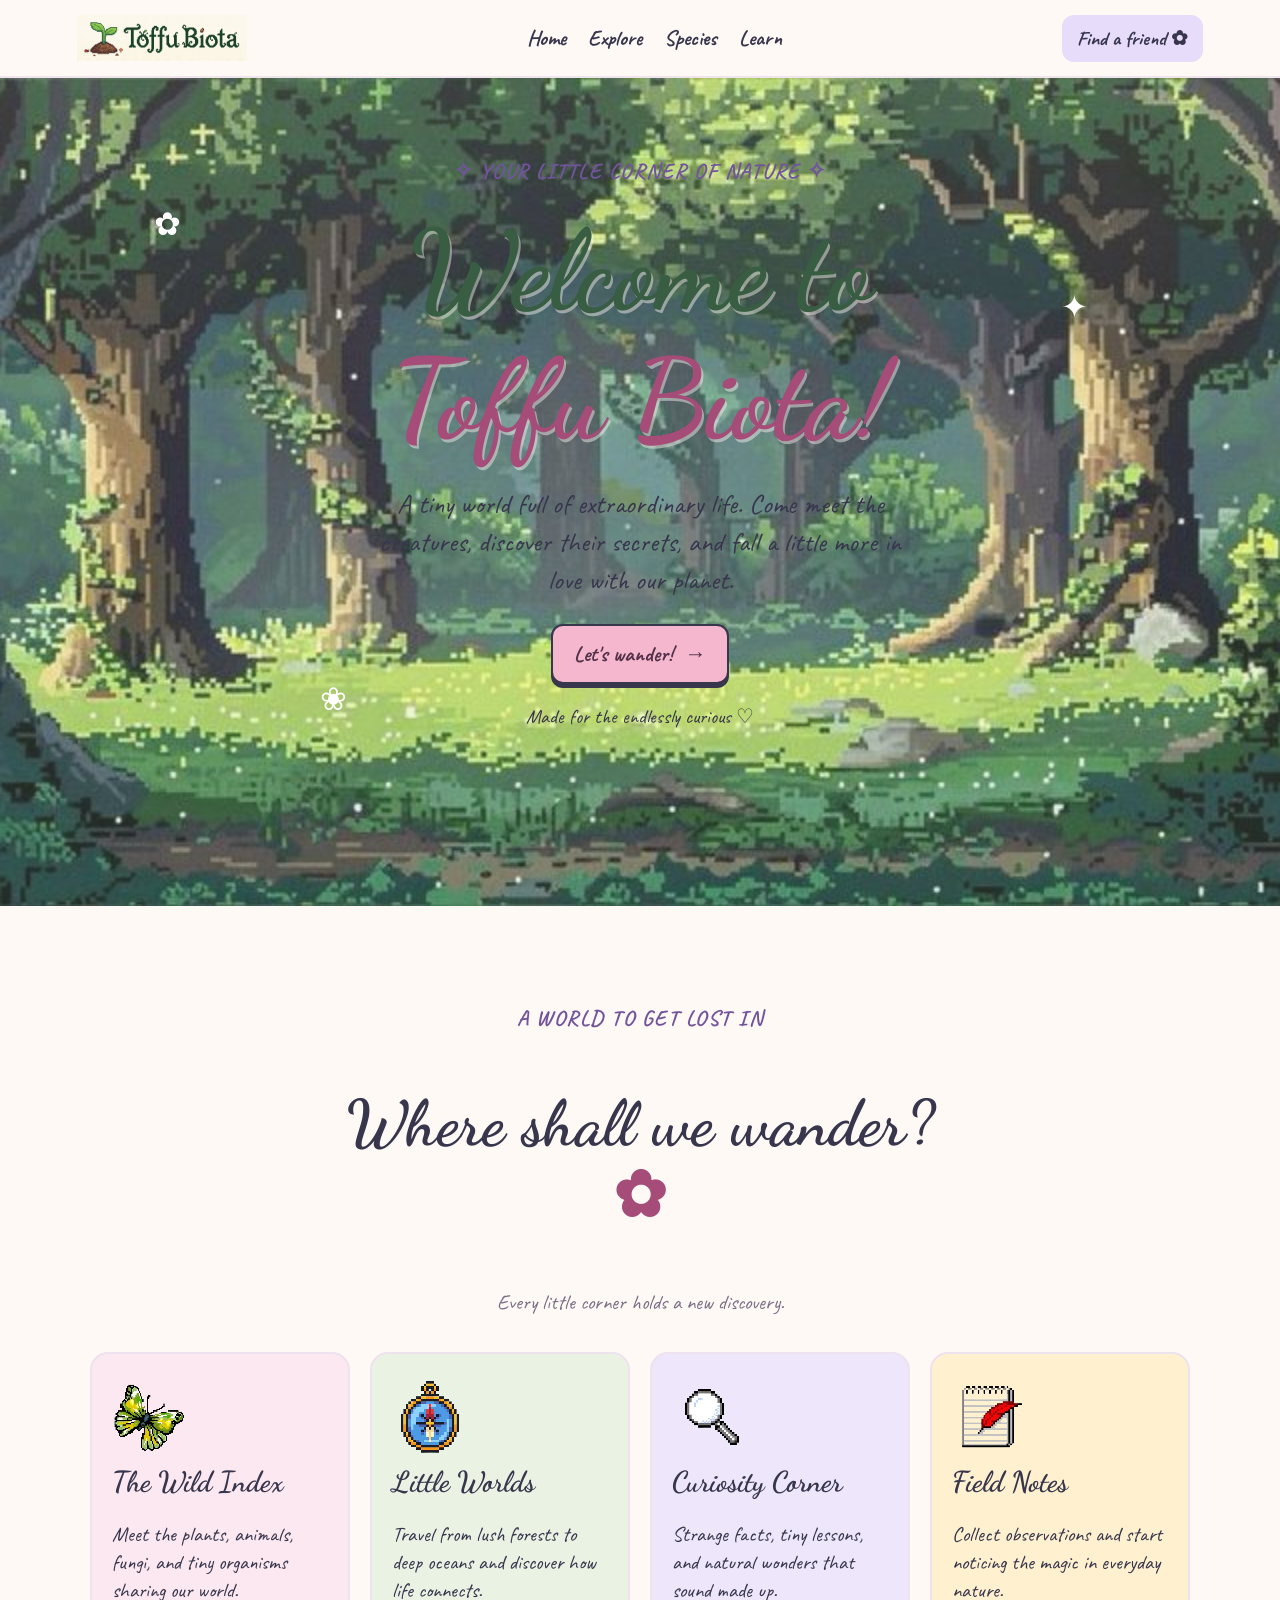
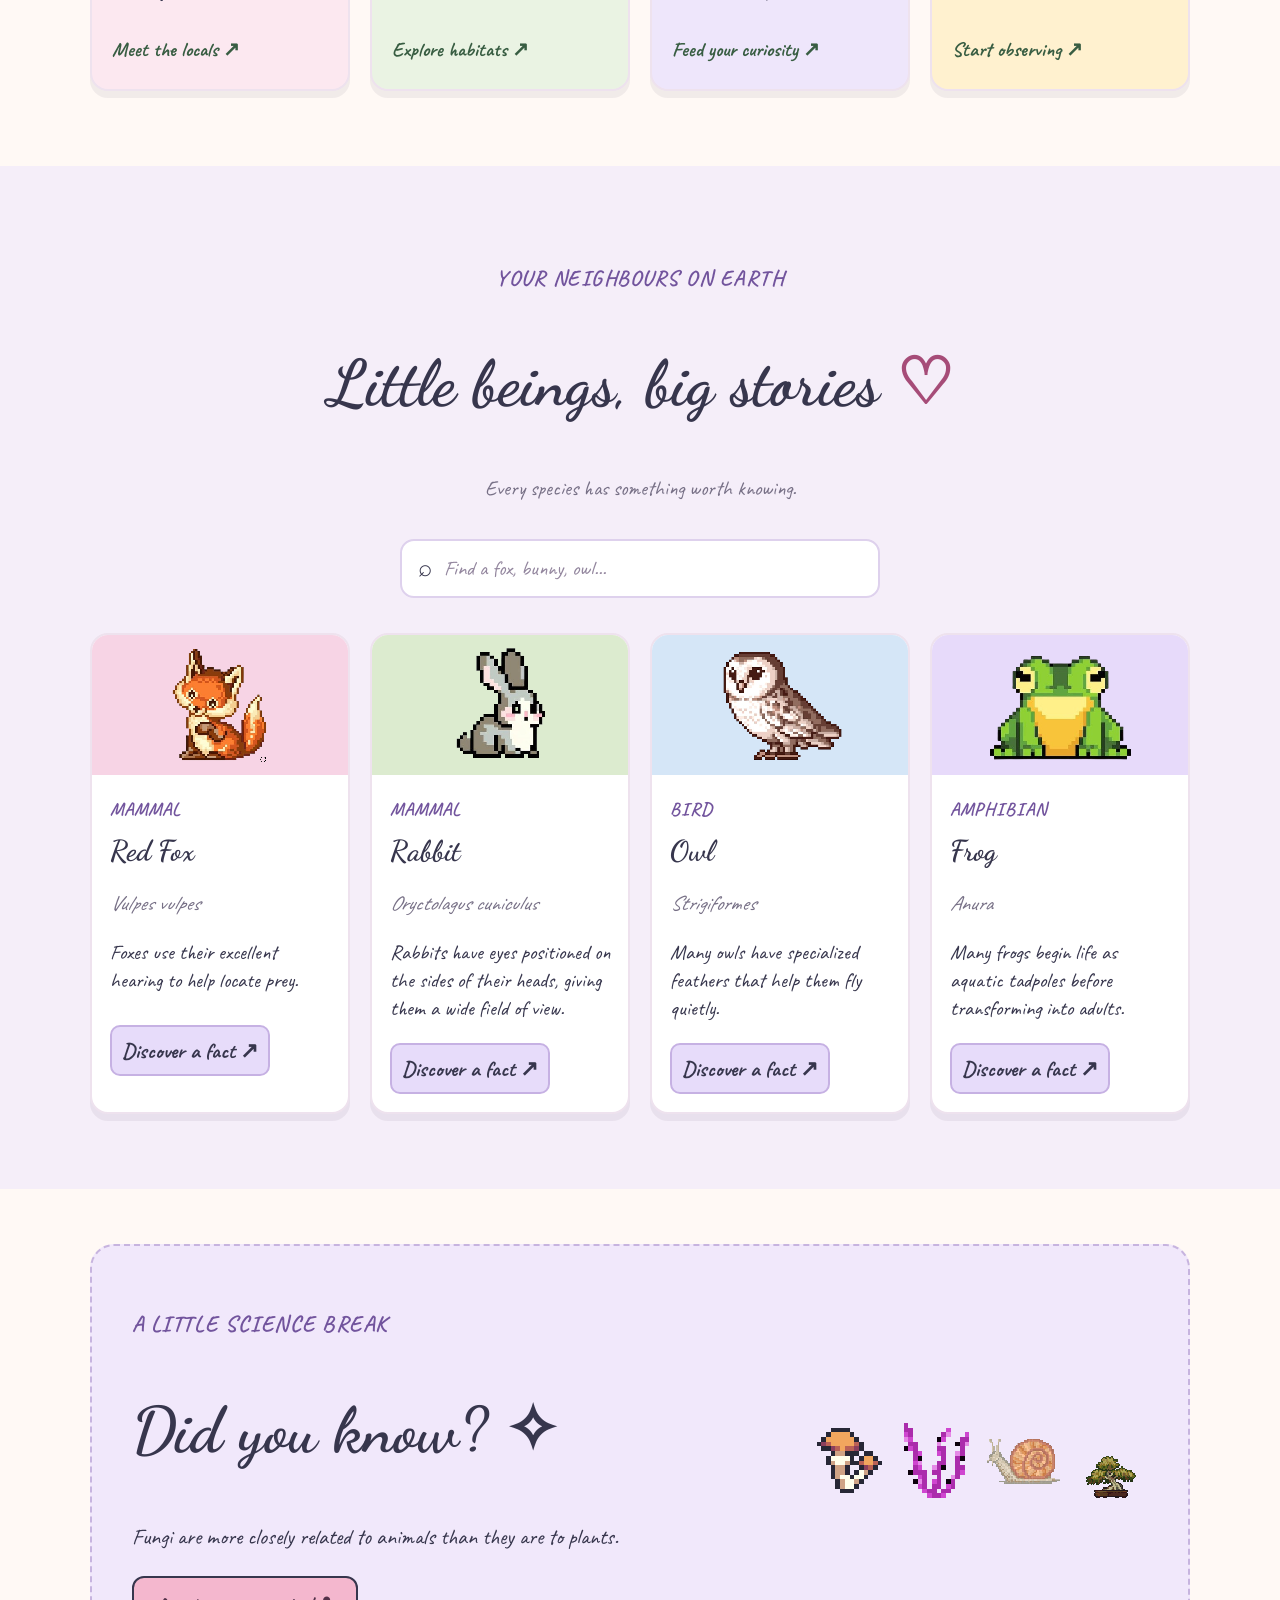
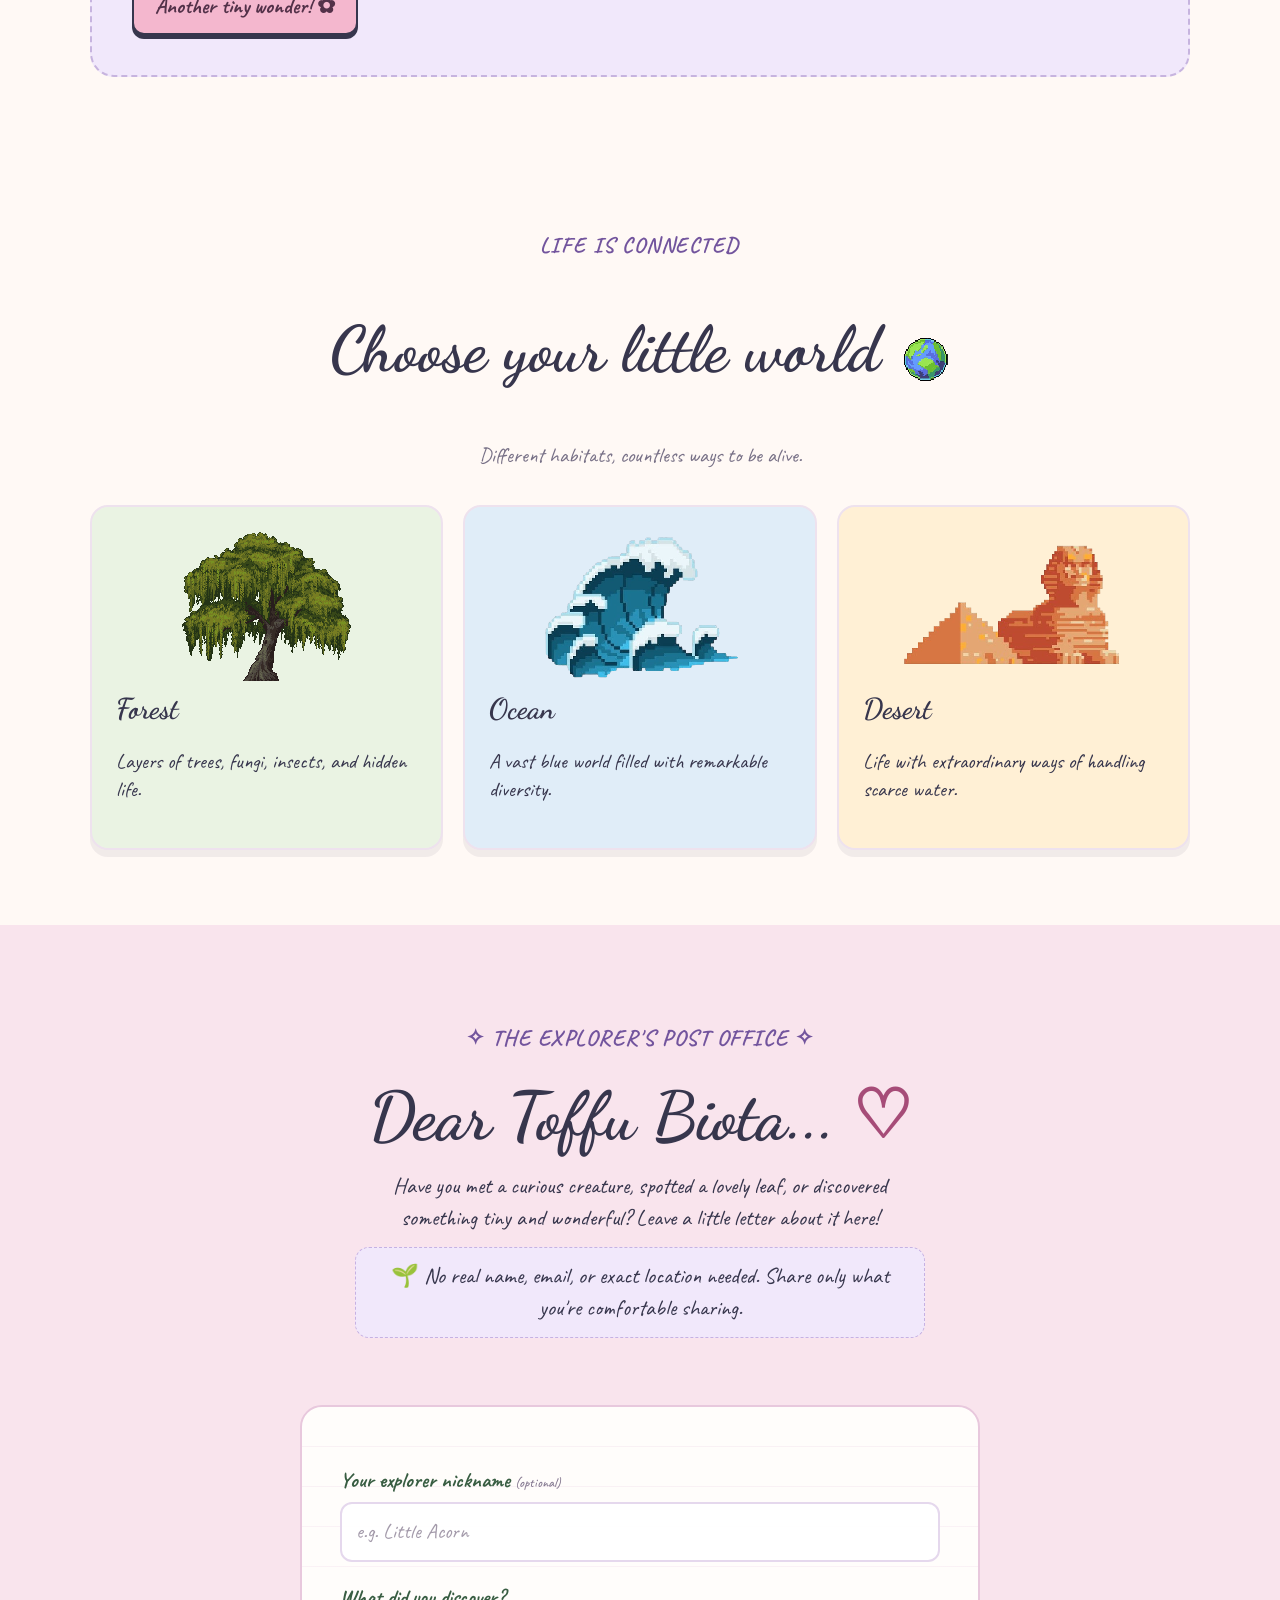
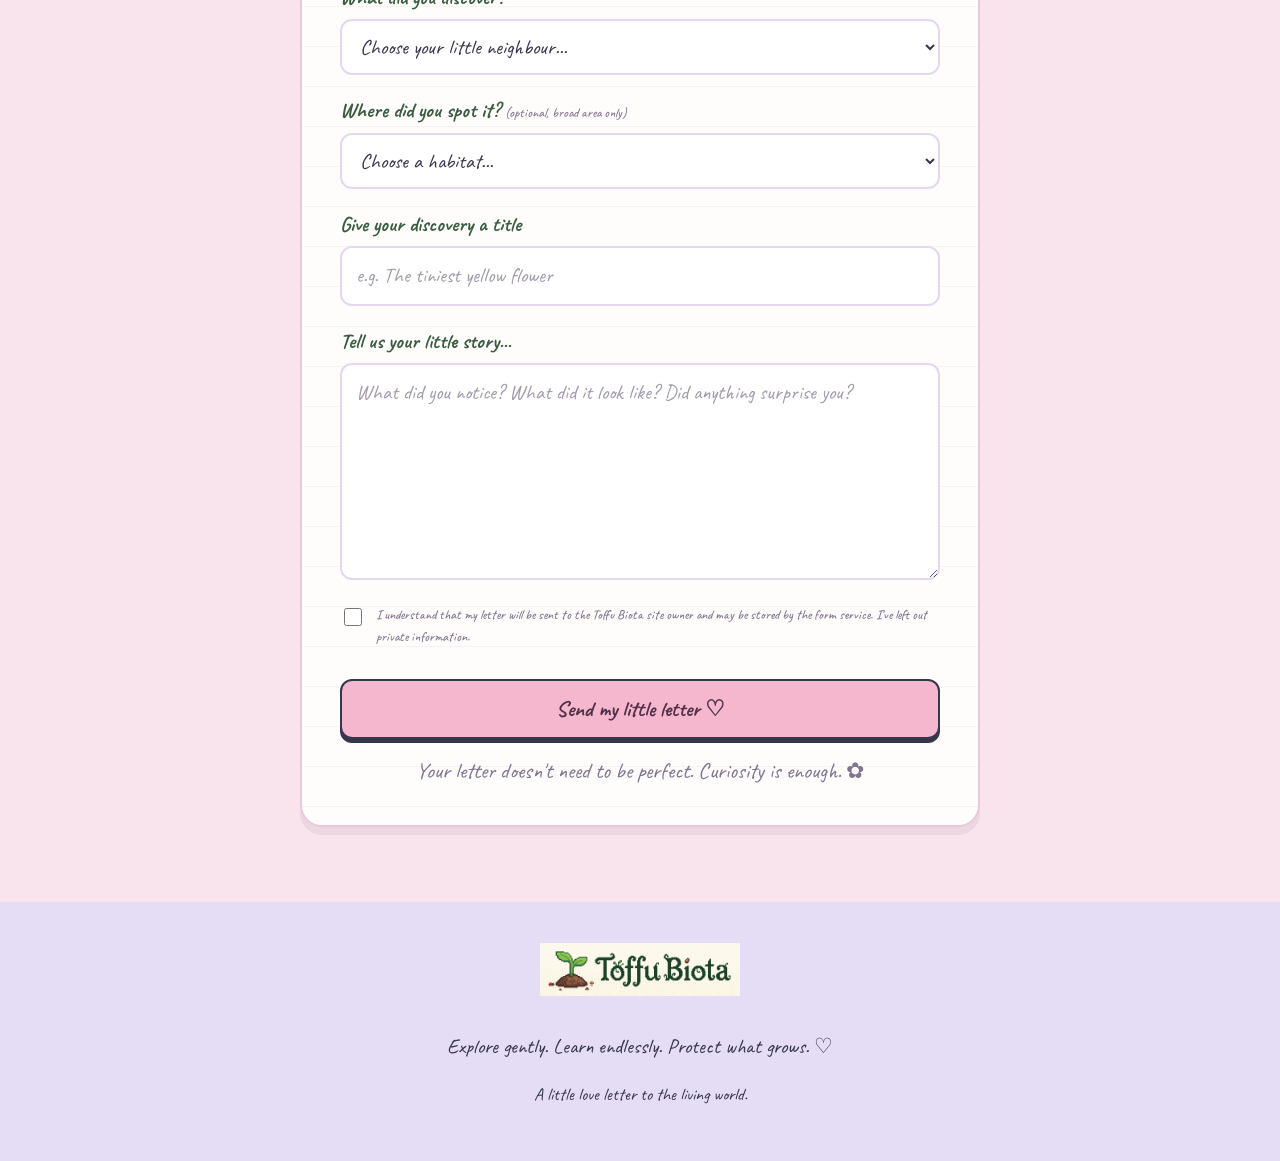
<file: index.html>
<!DOCTYPE html>
<html lang="en">
<head>
  <meta charset="UTF-8">
  <meta name="viewport" content="width=device-width, initial-scale=1.0">
  <meta name="theme-color" content="#fff8f5">
  <meta name="description" content="Explore the tiny wonders and incredible diversity of life with Toffu Biota.">
  <title>Toffu Biota — Small Life, Big Stories</title>
  <link rel="stylesheet" href="style.css">
  <script src="script.js" defer></script>
</head>
<body>
  <header class="navbar">
    
<a class="logo" href="#home" aria-label="Toffu Biota home">
  <img
    class="brand-logo"
    src="assets/official logo/toffu biota logo.jpg"
    alt="Toffu Biota"
  >
</a>

    <nav aria-label="Main navigation">
      <a href="#home">Home</a>
      <a href="#discover">Explore</a>
      <a href="#species">Species</a>
      <a href="#curiosity">Learn</a>
    </nav>

    <a class="nav-button" href="#species">Find a friend ✿</a>
  </header>

  <main>
    <section class="hero" id="home">
      <div class="hero-decoration decoration-one">✿</div>
      <div class="hero-decoration decoration-two">✦</div>
      <div class="hero-decoration decoration-three">❀</div>

      <div class="hero-content">
        <p class="eyebrow">✧ YOUR LITTLE CORNER OF NATURE ✧</p>
        <h1>Welcome to<br><span>Toffu Biota!</span></h1>
        <p class="hero-description">
          A tiny world full of extraordinary life.
          Come meet the creatures, discover their secrets,
          and fall a little more in love with our planet.
        </p>
        <a class="button button-primary" href="#discover">
          Let's wander! <span>→</span>
        </a>
        <p class="hero-note">Made for the endlessly curious ♡</p>
      </div>

     
<div class="pixel-garden" aria-label="A tiny pixel-art garden">
  <img class="garden-sun" src="assets/forest/sun.png" alt="">

  <img class="garden-cloud cloud-one"
       src="assets/forest/cloud1.png" alt="">

  <img class="garden-cloud cloud-two"
       src="assets/forest/cloud3.png" alt="">

  <img class="garden-flower flower-one"
       src="assets/plants and flowers/1.png" alt="">

  <img class="garden-flower flower-two"
       src="assets/plants and flowers/10.png" alt="">

  <img class="garden-flower flower-three"
       src="assets/plants and flowers/2.png" alt="">

  <img class="garden-mushroom"
       src="assets/forest/Honey_Agaric.png" alt="">

  <img class="garden-frog"
       src="assets/animales/frog.png" alt="">

  <img class="garden-butterfly"
       src="assets/animales/birdies.png" alt="">

  <img class="garden-grass"
       src="assets/forest/Tall Grass.png" alt="">
</div>

    </section>

    <section class="section discover-section" id="discover">
      <div class="section-heading">
        <p class="eyebrow">A WORLD TO GET LOST IN</p>
        <h2>Where shall we wander? <span>✿</span></h2>
        <p>Every little corner holds a new discovery.</p>
      </div>

      <div class="discovery-grid">
        <a class="discovery-card pink-card" href="#species">
          <img class="discovery-icon"
           src="assets/+++/butterfly.png"
           alt="">
          <h3>The Wild Index</h3>
          <p>Meet the plants, animals, fungi, and tiny organisms sharing our world.</p>
          <span class="card-link">Meet the locals ↗</span>
        </a>

        <a class="discovery-card green-card" href="#ecosystems">
          <img class="discovery-icon"
          src="assets/+++/compas.png"
          alt="">
          <h3>Little Worlds</h3>
          <p>Travel from lush forests to deep oceans and discover how life connects.</p>
          <span class="card-link">Explore habitats ↗</span>
        </a>

        <a class="discovery-card purple-card" href="#curiosity">
          <img class="discovery-icon"
          src="assets/+++/looking glass.png"
          alt="">
          <h3>Curiosity Corner</h3>
          <p>Strange facts, tiny lessons, and natural wonders that sound made up.</p>
          <span class="card-link">Feed your curiosity ↗</span>
        </a>

        <a class="discovery-card yellow-card" href="#field-notes">
          <img class="discovery-icon"
           src="assets/+++/notebook1.png"
           alt="">
      
          <h3>Field Notes</h3>
          <p>Collect observations and start noticing the magic in everyday nature.</p>
          <span class="card-link">Start observing ↗</span>
        </a>
      </div>
    </section>

  
<section class="section species-section" id="species">
  <div class="section-heading">
    <p class="eyebrow">YOUR NEIGHBOURS ON EARTH</p>
    <h2>Little beings, big stories <span>♡</span></h2>
    <p>Every species has something worth knowing.</p>
  </div>

  <label class="search-box">
    <span aria-hidden="true">⌕</span>
    <input
      id="species-search"
      type="search"
      placeholder="Find a fox, bunny, owl..."
      aria-label="Search species"
    >
  </label>

  <div class="species-grid" id="species-grid">

    <!-- FOX -->
    <article class="species-card"
      data-search="fox mammal forest predator">
      <div class="species-art art-butterfly">
        <img src="assets/animales/fox.png"
             alt="Pixel-art fox" loading="lazy">
      </div>
      <div class="species-info">
        <span class="species-type">MAMMAL</span>
        <h3>Red Fox</h3>
        <p><em>Vulpes vulpes</em></p>
        <p class="species-fact">
          Foxes use their excellent hearing to help locate prey.
        </p>
        <button class="learn-button"
          data-fact="Red foxes can use sound to pinpoint small animals moving beneath grass or snow.">
          Discover a fact ↗
        </button>
      </div>
    </article>

    <!-- BUNNY -->
    <article class="species-card"
      data-search="bunny rabbit mammal herbivore">
      <div class="species-art art-panda">
        <img src="assets/animales/bunny.png"
             alt="Pixel-art bunny" loading="lazy">
      </div>
      <div class="species-info">
        <span class="species-type">MAMMAL</span>
        <h3>Rabbit</h3>
        <p><em>Oryctolagus cuniculus</em></p>
        <p class="species-fact">
          Rabbits have eyes positioned on the sides of their heads,
          giving them a wide field of view.
        </p>
        <button class="learn-button"
          data-fact="The position of a rabbit's eyes helps it detect potential danger from many directions.">
          Discover a fact ↗
        </button>
      </div>
    </article>

    <!-- OWL -->
    <article class="species-card"
      data-search="owl bird nocturnal forest">
      <div class="species-art art-whale">
        <img src="assets/animales/owl.png"
             alt="Pixel-art owl" loading="lazy">
      </div>
      <div class="species-info">
        <span class="species-type">BIRD</span>
        <h3>Owl</h3>
        <p><em>Strigiformes</em></p>
        <p class="species-fact">
          Many owls have specialized feathers that help them fly quietly.
        </p>
        <button class="learn-button"
          data-fact="Specialized feather structures help many owl species reduce the sound of their flight.">
          Discover a fact ↗
        </button>
      </div>
    </article>

    <!-- FROG -->
    <article class="species-card"
      data-search="frog amphibian pond wetlands">
      <div class="species-art art-flower">
        <img src="assets/animales/frog.png"
             alt="Pixel-art frog" loading="lazy">
      </div>
      <div class="species-info">
        <span class="species-type">AMPHIBIAN</span>
        <h3>Frog</h3>
        <p><em>Anura</em></p>
        <p class="species-fact">
          Many frogs begin life as aquatic tadpoles before transforming
          into adults.
        </p>
        <button class="learn-button"
          data-fact="Many frogs undergo metamorphosis, changing from aquatic tadpoles into adults with a different body form.">
          Discover a fact ↗
        </button>
      </div>
    </article>

  </div>

  <p class="empty-message" id="empty-message" hidden>
    No little neighbours found! Try another search. 🌱
  </p>
</section>


    <section class="section curiosity-section" id="curiosity">
      <div class="curiosity-copy">
        <p class="eyebrow">A LITTLE SCIENCE BREAK</p>
        <h2>Did you know? <span>✧</span></h2>
        <p id="fact-text" aria-live="polite">
          Fungi are more closely related to animals than they are to plants.
        </p>
        <button class="button button-primary" id="new-fact">
          Another tiny wonder! ✿
        </button>
      </div>
      
<div class="curiosity-art" aria-hidden="true">
  <img src="assets/forest/Honey_Fungus.png" alt="">
  <img src="assets/plants and flowers/3.png" alt="">
  <img src="assets/animales/snail.png" alt="">
  <img src="assets/forest/Bonsai.png" alt="">
</div>

    </section>

    <section class="section ecosystems-section" id="ecosystems">
      <div class="section-heading">
        <p class="eyebrow">LIFE IS CONNECTED</p>
        <h2>Choose your little world
         <img class="heading-icon"
       src="assets/+++/earth.png"
       alt="">
        </h2>
        <p>Different habitats, countless ways to be alive.</p>
      </div>
      <div class="ecosystem-grid">
        
<article class="ecosystem-card">
  <img
    class="ecosystem-image"
    src="assets/forest/Weeping Willow1.png"
    alt="Pixel-art weeping willow tree"
    loading="lazy"
  >

  <h3>Forest</h3>
  <p>Layers of trees, fungi, insects, and hidden life.</p>
</article>

        <article class="ecosystem-card">
          <img class="ecosystem-image"
          src="assets/+++/ocean.png"
          alt="Pixel-art ocean"
          loading="lazy">
          <h3>Ocean</h3>
          <p>A vast blue world filled with remarkable diversity.</p>
        </article>
        <article class="ecosystem-card">
          <img class="ecosystem-image"
     src="assets/+++/desert.png"
     alt="Pixel-art desert"
     loading="lazy">
          <h3>Desert</h3>
          <p>Life with extraordinary ways of handling scarce water.</p>
        </article>
      </div>
    </section>

    
<section class="section field-notes-section" id="field-notes">
  <div class="explorer-letter-heading">
    <p class="eyebrow">✧ THE EXPLORER'S POST OFFICE ✧</p>
    <h2>Dear Toffu Biota... <span>♡</span></h2>
    <p>
      Have you met a curious creature, spotted a lovely leaf,
      or discovered something tiny and wonderful?
      Leave a little letter about it here!
    </p>
    <p class="letter-privacy">
      🌱 No real name, email, or exact location needed.
      Share only what you're comfortable sharing.
    </p>
  </div>

  <form
    class="explorer-form"
    action="https://formspree.io/f/moejrgwn"
    method="POST"
  >
    <label for="explorer-nickname">
      Your explorer nickname <span>(optional)</span>
    </label>
    <input
      id="explorer-nickname"
      name="nickname"
      type="text"
      maxlength="40"
      placeholder="e.g. Little Acorn"
    >

    <label for="discovery-type">What did you discover?</label>
    <select id="discovery-type" name="discovery_type" required>
      <option value="" disabled selected>Choose your little neighbour...</option>
      <option>Animal</option>
      <option>Plant or flower</option>
      <option>Fungus or mushroom</option>
      <option>Insect or tiny creature</option>
      <option>Something else in nature</option>
    </select>

    <label for="discovery-place">
      Where did you spot it? <span>(optional, broad area only)</span>
    </label>
    <select id="discovery-place" name="habitat">
      <option value="">Choose a habitat...</option>
      <option>Garden or park</option>
      <option>Forest or woodland</option>
      <option>Beach or ocean</option>
      <option>Desert or dry land</option>
      <option>Near my home</option>
      <option>Somewhere else</option>
    </select>

    <label for="discovery-title">Give your discovery a title</label>
    <input
      id="discovery-title"
      name="discovery_title"
      type="text"
      maxlength="80"
      placeholder="e.g. The tiniest yellow flower"
      required
    >

    <label for="discovery-story">Tell us your little story...</label>
    <textarea
      id="discovery-story"
      name="observation"
      rows="6"
      maxlength="2000"
      placeholder="What did you notice? What did it look like? Did anything surprise you?"
      required
    ></textarea>

    <label class="explorer-consent">
      <input type="checkbox" name="sharing_confirmation" value="confirmed" required>
      <span>
        I understand that my letter will be sent to the Toffu Biota
        site owner and may be stored by the form service.
        I've left out private information.
      </span>
    </label>

    <!-- Spam-trap field: ordinary visitors should leave this empty. -->
    <div class="form-honeypot" aria-hidden="true">
      <label for="explorer-website">Leave this field empty</label>
      <input
        id="explorer-website"
        name="_gotcha"
        type="text"
        tabindex="-1"
        autocomplete="off"
      >
    </div>

    <button class="button button-primary explorer-submit" type="submit">
      Send my little letter ♡
    </button>

    <p class="form-footnote">
      Your letter doesn't need to be perfect. Curiosity is enough. ✿
    </p>
  </form>
</section>

  </main>

  <footer class="footer">
   

<a class="logo footer-logo" href="#home"
   aria-label="Toffu Biota home">
  <img
    class="brand-logo"
    src="assets/official logo/toffu biota logo.jpg"
    alt="Toffu Biota"
  >
</a>
    
      
    <p>Explore gently. Learn endlessly. Protect what grows. ♡</p>
    <p class="footer-small">A little love letter to the living world.</p>
  </footer>

  <dialog id="fact-dialog">
    <div class="dialog-content">
      <p class="eyebrow">A LITTLE DISCOVERY ✿</p>
      <p id="dialog-fact"></p>
      <button class="button button-primary" id="close-dialog">Lovely! ♡</button>
    </div>
  </dialog>
</body>
</html>
</file>
<file: style.css>
@import url('https://fonts.googleapis.com/css2?family=Caveat:wght@400;500;600;700&family=Dancing+Script:wght@500;600;700&family=Nunito:wght@400;500;600;700;800&family=Quicksand:wght@400;500;600;700&display=swap');

:root {
  --cream: #fff9f5;
  --pink: #f4b7ce;
  --pink-dark: #a64c78;
  --lavender: #e7dcfa;
  --lavender-dark: #72549d;
  --green: #b9d8a5;
  --green-dark: #385d42;
  --ink: #37364d;
  --white: #ffffff;
  --shadow: 0 7px 0 rgba(80, 63, 94, 0.08);
}

* {
  box-sizing: border-box;
}

html {
  scroll-behavior: smooth;
  scroll-padding-top: 90px;
}

body {
  margin: 0;
  background: var(--cream);
  color: var(--ink);
  font-family: 'Nunito', sans-serif;
  line-height: 1.7;
}

a {
  color: inherit;
  text-decoration: none;
}

button,
input {
  font: inherit;
}

button,
a {
  -webkit-tap-highlight-color: transparent;
}

button:focus-visible,
a:focus-visible,
input:focus-visible {
  outline: 3px solid var(--lavender-dark);
  outline-offset: 4px;
}

.navbar {
  position: sticky;
  top: 0;
  z-index: 10;
  display: flex;
  align-items: center;
  justify-content: space-between;
  gap: 20px;
  padding: 14px 6%;
  background: rgba(255, 249, 245, 0.96);
  border-bottom: 2px solid #f1e5ed;
}

.logo {
  font-family: 'Quicksand', sans-serif;
  font-size: 1.45rem;
  font-weight: 800;
  color: var(--green-dark);
  white-space: nowrap;
}

.logo-icon {
  margin-right: 6px;
}

.navbar nav {
  display: flex;
  flex-wrap: wrap;
  gap: 22px;
  font-size: 0.9rem;
  font-weight: 700;
}

.navbar nav a:hover {
  color: var(--pink-dark);
}

.nav-button {
  padding: 9px 15px;
  background: var(--lavender);
  border-radius: 12px;
  font-weight: 800;
  font-size: 0.85rem;
}

.hero {
  position: relative;
  isolation: isolate;
  overflow: hidden;
  min-height: 475px;
  display: grid;
  place-items: center;
  padding: 65px 24px 0;
  background: linear-gradient(
    180deg,
    #e9ddfc 0%,
    #f7dce9 58%,
    #d8e9c5 100%
  );
  text-align: center;
}

.hero::before,
.hero::after {
  content: '';
  position: absolute;
  z-index: -1;
  bottom: -50px;
  width: 65%;
  height: 150px;
  border-radius: 50% 50% 0 0;
  background: #b9d8a5;
}

.hero::before {
  left: -15%;
  transform: rotate(-7deg);
}

.hero::after {
  right: -15%;
  background: #a8ca98;
  transform: rotate(7deg);
}

.hero-content {
  max-width: 650px;
  padding-bottom: 115px;
}

.eyebrow {
  color: var(--lavender-dark);
  font-size: 0.76rem;
  font-weight: 800;
  letter-spacing: 2px;
}

.hero h1,
.section h2 {
  font-family: 'Quicksand', sans-serif;
  line-height: 1.2;
}

.hero h1 {
  margin: 12px 0;
  font-family: 'Dancing Script', cursive;
  font-size: clamp(3.8rem, 8vw, 6.2rem);
  font-weight: 700;
  line-height: 1.08;
  letter-spacing: 0;
  color: var(--green-dark);
}

.hero h1 span {
  color: var(--pink-dark);
}


.hero-description {
  max-width: 510px;
  margin: 18px auto 25px;
  font-size: 1.08rem;
}

.button {
  display: inline-flex;
  justify-content: center;
  align-items: center;
  gap: 12px;
  border: 2px solid var(--ink);
  border-radius: 12px;
  padding: 12px 21px;
  font-weight: 800;
  cursor: pointer;
  box-shadow: 0 4px 0 var(--ink);
  transition: transform 150ms, box-shadow 150ms;
}

.button:hover {
  transform: translateY(3px);
  box-shadow: 0 1px 0 var(--ink);
}

.button-primary {
  background: var(--pink);
  color: #533149;
}

.button-secondary {
  background: var(--lavender);
  color: var(--ink);
}

.hero-note {
  font-size: 0.8rem;
  margin-top: 18px;
}

.hero-decoration {
  position: absolute;
  color: white;
  font-size: 2rem;
}

.decoration-one { top: 15%; left: 12%; }
.decoration-two { top: 25%; right: 15%; }
.decoration-three { bottom: 22%; left: 25%; }


/* Pixel-art garden beneath the hero text */

.pixel-garden {
  position: absolute;
  bottom: 0;
  left: 0;
  right: 0;
  height: 115px;
  pointer-events: none;
}

.pixel-garden img {
  position: absolute;
  display: block;
  object-fit: contain;
  image-rendering: pixelated;
}

.garden-sun {
  width: 64px;
  height: 64px;
  top: -340px;
  right: 12%;
}

.garden-cloud {
  width: 100px;
  height: 55px;
  top: -55px;
}

.cloud-one {
  left: 10%;
}

.cloud-two {
  right: 25%;
}

.garden-flower {
  width: 58px;
  height: 65px;
  bottom: 12px;
}

.flower-one {
  left: 12%;
}

.flower-two {
  left: 27%;
}

.flower-three {
  right: 18%;
}

.garden-mushroom {
  width: 65px;
  height: 65px;
  bottom: 8px;
  left: 44%;
}

.garden-frog {
  width: 65px;
  height: 65px;
  bottom: 2px;
  right: 37%;
}

.garden-butterfly {
  width: 55px;
  height: 55px;
  bottom: 42px;
  right: 9%;
}

.garden-grass {
  width: 100%;
  height: 65px;
  bottom: -5px;
  left: 0;
}


.section {
  padding: 75px 7%;
}

.section-heading {
  text-align: center;
  max-width: 650px;
  margin: 0 auto 35px;
}

.section-heading h2,
.section h2 {
  font-size: clamp(1.8rem, 4vw, 2.6rem);
}

.section-heading h2 span {
  color: var(--pink-dark);
}

.section-heading > p:last-child {
  color: #777086;
}

.discovery-grid,
.species-grid,
.ecosystem-grid {
  display: grid;
  grid-template-columns: repeat(4, minmax(0, 1fr));
  gap: 20px;
}

.discovery-card,
.species-card,
.ecosystem-card {
  min-width: 0;
  border: 2px solid #eee2ee;
  border-radius: 18px;
  overflow: hidden;
  box-shadow: var(--shadow);
}

.discovery-card {
  padding: 24px 20px;
  transition: transform 180ms;
}

.discovery-card:hover,
.species-card:hover {
  transform: translateY(-5px);
}

.pink-card { background: #fce8f0; }
.green-card { background: #eaf3e3; }
.purple-card { background: #eee6fb; }
.yellow-card { background: #fff1cf; }

.card-emoji {
  display: block;
  font-size: 2.8rem;
}

.discovery-card h3,
.species-card h3,
.ecosystem-card h3 {
  margin: 12px 0 6px;
  font-size: 1.13rem;
}

.discovery-card p,
.ecosystem-card p {
  font-size: 0.9rem;
}

.card-link {
  display: inline-block;
  margin-top: 10px;
  color: var(--green-dark);
  font-size: 0.85rem;
  font-weight: 800;
}

.species-section {
  background: #f5eef9;
}

.search-box {
  display: flex;
  align-items: center;
  gap: 10px;
  max-width: 480px;
  margin: 0 auto 35px;
  padding: 10px 16px;
  border: 2px solid #ded1ed;
  border-radius: 14px;
  background: white;
}

.search-box span {
  font-size: 1.5rem;
}

.search-box input {
  width: 100%;
  min-width: 0;
  border: 0;
  outline: none;
  background: transparent;
  color: var(--ink);
}


.species-grid {
  display: grid;
  grid-template-columns: repeat(4, minmax(0, 1fr));
  gap: 20px;
  width: 100%;
  align-items: stretch;
}

.species-card {
  min-width: 0;
  width: 100%;
  border: 2px solid #eee2ee;
  border-radius: 18px;
  overflow: hidden;
  box-shadow: var(--shadow);
  background: white;
  transition: transform 180ms;
}

.species-info {
  min-width: 0;
  padding: 18px;
}

.species-art img {
  display: block;
  width: 100%;
  height: 140px;
  padding: 12px;
  object-fit: contain;
  image-rendering: pixelated;
}


.art-butterfly { background-color: #f7d4e5; }
.art-panda { background-color: #dcebcf; }
.art-whale { background-color: #d5e6f7; }
.art-flower { background-color: #e7dafa; }

.species-info {
  padding: 18px;
}

.species-type {
  color: var(--lavender-dark);
  font-size: 0.7rem;
  font-weight: 800;
  letter-spacing: 1px;
}

.species-info h3 {
  font-size: 1rem;
}

.species-info p {
  font-size: 0.82rem;
}

.species-info em {
  color: #777086;
}

.species-fact {
  min-height: 66px;
}

.learn-button {
  padding: 8px 10px;
  border: 2px solid #c6b1e3;
  border-radius: 10px;
  background: var(--lavender);
  color: var(--ink);
  font-weight: 800;
  font-size: 0.8rem;
  cursor: pointer;
}

.empty-message {
  text-align: center;
  padding: 25px;
}

.curiosity-section {
  display: flex;
  justify-content: space-between;
  align-items: center;
  gap: 35px;
  margin: 55px 7%;
  padding: 40px;
  border: 2px dashed #c7b4df;
  border-radius: 24px;
  background: #f1e8fb;
}

.curiosity-copy {
  max-width: 550px;
}

.curiosity-art {
  display: flex;
  flex-wrap: wrap;
  gap: 12px;
  font-size: 2.8rem;
}

.ecosystem-grid {
  grid-template-columns: repeat(3, minmax(0, 1fr));
}

.ecosystem-card {
  padding: 24px;
  background: #eaf3e3;
}

.ecosystem-card:nth-child(2) { background: #e0edf8; }
.ecosystem-card:nth-child(3) { background: #fff0d5; }

.ecosystem-card > span {
  font-size: 2.8rem;
}

.field-notes-section {
  display: flex;
  align-items: center;
  justify-content: space-between;
  flex-wrap: wrap;
  gap: 25px;
  background: #f9e4ed;
}

.field-notes-section > div {
  max-width: 600px;
}

#observation-message {
  width: 100%;
  margin: 0;
  font-weight: 800;
}

.footer {
  padding: 35px 20px;
  background: #e5dcf5;
  text-align: center;
}

.footer-small {
  font-size: 0.8rem;
}

dialog {
  width: min(90%, 450px);
  padding: 0;
  border: 2px solid #c6b1e3;
  border-radius: 20px;
  color: var(--ink);
  background: var(--cream);
  box-shadow: 0 15px 60px #37364d35;
}

dialog::backdrop {
  background: #29203980;
  backdrop-filter: blur(4px);
}

.dialog-content {
  padding: 30px;
  text-align: center;
}

@media (max-width: 950px) {
  .navbar {
    flex-wrap: wrap;
  }

  .navbar nav {
    order: 3;
    width: 100%;
    justify-content: center;
  }

  .discovery-grid,
  .species-grid {
    grid-template-columns: repeat(2, minmax(0, 1fr));
  }
}

@media (max-width: 600px) {
  .navbar {
    padding: 12px 5%;
    gap: 12px;
  }

  .logo {
    font-size: 1.2rem;
  }

  .nav-button {
    font-size: 0.75rem;
    padding: 7px 9px;
  }

  .navbar nav {
    gap: 16px;
    font-size: 0.82rem;
  }

  .hero {
    min-height: 480px;
    padding-top: 45px;
  }

  .hero-content {
    padding-bottom: 100px;
  }

  .hero-description {
    font-size: 0.95rem;
  }

  .section {
    padding: 50px 5%;
  }

  .discovery-grid,
  .species-grid,
  .ecosystem-grid {
    grid-template-columns: 1fr;
  }

  .discovery-card {
    padding: 20px;
  }

  .species-art {
    min-height: 115px;
  }

  .curiosity-section {
    margin: 25px 5%;
    padding: 25px;
    flex-direction: column;
    align-items: flex-start;
  }

  .field-notes-section {
    align-items: flex-start;
  }
}

@media (prefers-reduced-motion: reduce) {
  *,
  *::before,
  *::after {
    scroll-behavior: auto !important;
    transition: none !important;
  }
}

.asset-grid {
  display: grid;
  grid-template-columns: repeat(auto-fill, minmax(145px, 1fr));
  gap: 16px;
}

.asset-card {
  min-width: 0;
  padding: 12px;
  border: 2px solid #e7dcfa;
  border-radius: 14px;
  background: white;
  box-shadow: var(--shadow);
}

.asset-preview {
  display: grid;
  place-items: center;
  height: 145px;
  overflow: hidden;
  border-radius: 9px;
  background-color: #f4edf9;
  background-image: radial-gradient(#d6c8e5 1px, transparent 1px);
  background-size: 8px 8px;
}

.asset-preview img {
  width: 100%;
  height: 100%;
  object-fit: contain;
  image-rendering: pixelated;
}

.asset-name {
  overflow-wrap: anywhere;
  font-size: 0.78rem;
  margin: 10px 0;
}

.asset-copy {
  width: 100%;
  padding: 7px;
  border: 1px solid #c6b1e3;
  border-radius: 8px;
  background: #e7dcfa;
  cursor: pointer;
  font-weight: 800;
}

.asset-copy:hover {
  background: #f4b7ce;
}

/* TOFFU BIOTA — pixel-art world */


/* Enchanted pixel-forest hero */
.hero {
  position: relative;
  isolation: isolate;
  overflow: hidden;
  min-height: 540px;
  display: grid;
  place-items: center;
  padding: 55px 24px 40px;
  text-align: center;

  background:
    linear-gradient(
      180deg,
      rgba(255, 249, 245, 0.22) 0%,
      rgba(247, 220, 233, 0.16) 55%,
      rgba(185, 216, 165, 0.18) 100%
    ),
    url("assets/bgss/background 1.jpg");

  background-size: cover;
  background-position: center 55%;
  background-repeat: no-repeat;
}

/* Remove the old artificial green hills */
.hero::before,
.hero::after {
  display: none;
}

/* Hide the old row of floating pixel-art decorations */
.pixel-garden {
  display: none;
}


/* Pixel-art animal illustrations */

.species-art img {
  width: 100%;
  height: 140px;
  padding: 12px;
  object-fit: contain;
  image-rendering: pixelated;
}

.ecosystem-image {
  display: block;
  width: 100%;
  height: 150px;
  object-fit: contain;
  image-rendering: pixelated;
  margin-bottom: 12px;
}

.curiosity-art {
  align-items: center;
}

.curiosity-art img {
  width: 75px;
  height: 75px;
  object-fit: contain;
  image-rendering: pixelated;
}
.ecosystem-detail {
  width: 65px;
  height: 65px;
  margin: -10px auto 5px;
}


/* A cleaner, storybook-style hero */
.pixel-garden {
  display: none;
}


/* =========================================
   TOFFU BIOTA — whimsical storybook lettering
   ========================================= */

/* Main handwritten font */
body {
  font-family: 'Caveat', cursive;
  font-size: 21px;
  line-height: 1.45;
}

/* Decorative, hand-lettered headings */
.hero h1,
.section h2,
.section-heading h2,
.curiosity-copy h2,
.field-notes-section h2 {
  font-family: 'Dancing Script', cursive;
  font-weight: 700;
  line-height: 1.15;
  letter-spacing: 0;
}

.hero h1 {
  font-size: clamp(4rem, 9vw, 7rem);
  margin: 12px 0 20px;
  text-shadow: 2px 3px 0 rgba(255, 249, 245, 0.45);
}

.section h2,
.section-heading h2 {
  font-size: clamp(2.7rem, 5vw, 4rem);
}

/* Little titles on cards */
.discovery-card h3,
.species-card h3,
.ecosystem-card h3 {
  font-family: 'Dancing Script', cursive;
  font-size: 1.8rem;
  font-weight: 700;
  line-height: 1.15;
}

/* The little descriptive labels */
.eyebrow {
  font-family: 'Caveat', cursive;
  font-size: 1.35rem;
  font-weight: 700;
  letter-spacing: 1.5px;
}

/* Hero paragraph */
.hero-description {
  max-width: 540px;
  font-family: 'Caveat', cursive;
  font-size: 1.7rem;
  line-height: 1.4;
}

/* Navigation and logo */
.navbar nav {
  font-family: 'Caveat', cursive;
  font-size: 1.35rem;
  font-weight: 700;
}

.logo {
  font-family: 'Quicksand', sans-serif;
}

.nav-button {
  font-family: 'Caveat', cursive;
  font-size: 1.25rem;
  font-weight: 700;
}

/* Buttons that feel handwritten, but stay readable */
.button,
.learn-button,
.asset-copy {
  font-family: 'Caveat', cursive;
  font-size: 1.35rem;
  font-weight: 700;
}

.hero-note {
  font-family: 'Caveat', cursive;
  font-size: 1.25rem;
}

/* Discovery cards and ecosystem descriptions */
.discovery-card p,
.ecosystem-card p,
.species-info p {
  font-family: 'Caveat', cursive;
  font-size: 1.3rem;
  line-height: 1.35;
}

.species-type {
  font-family: 'Caveat', cursive;
  font-size: 1.15rem;
  letter-spacing: 1px;
}

.card-link {
  font-family: 'Caveat', cursive;
  font-size: 1.25rem;
}

/* Search box */
.search-box input {
  font-family: 'Caveat', cursive;
  font-size: 1.3rem;
}

.search-box input::placeholder {
  color: #93869e;
}

/* Curiosity corner and field notes */
.curiosity-copy p,
.field-notes-section p {
  font-family: 'Caveat', cursive;
  font-size: 1.4rem;
}

.footer p {
  font-family: 'Caveat', cursive;
  font-size: 1.3rem;
}

.footer .footer-small {
  font-size: 1.1rem;
}

/* Keep the handwriting comfortable on smaller screens */
@media (max-width: 600px) {
  .hero h1 {
    font-size: clamp(3.5rem, 14vw, 5rem);
  }

  .hero-description {
    font-size: 1.45rem;
  }

  .section h2,
  .section-heading h2 {
    font-size: 2.8rem;
  }

  .discovery-card p,
  .ecosystem-card p,
  .species-info p {
    font-size: 1.25rem;
  }
}

/* Pixel-art replacements for emoji icons */

.discovery-icon {
  display: block;
  width: 76px;
  height: 76px;
  margin-bottom: 12px;
  object-fit: contain;
  image-rendering: pixelated;
}

.heading-icon {
  display: inline-block;
  width: 48px;
  height: 48px;
  margin-left: 5px;
  vertical-align: middle;
  object-fit: contain;
  image-rendering: pixelated;
}

.ecosystem-image {
  display: block;
  width: 100%;
  height: 150px;
  margin: 0 auto 12px;
  object-fit: contain;
  image-rendering: pixelated;
}

@media (max-width: 600px) {
  .discovery-icon {
    width: 68px;
    height: 68px;
  }

  .heading-icon {
    width: 38px;
    height: 38px;
  }
}

/* A bigger little notebook illustration */
.notebook-heading-icon {
  width: 76px;
  height: 76px;
  margin-left: 10px;
}

/* Keep it proportional on smaller screens */
@media (max-width: 600px) {
  .notebook-heading-icon {
    width: 60px;
    height: 60px;
  }
}

/* Official Toffu Biota logo */
.brand-logo {
  display: block;
  width: 170px;
  height: 48px;
  object-fit: contain;
  object-position: left center;
}

/* Keep the navbar tidy */
.navbar > .logo {
  display: flex;
  align-items: center;
  flex-shrink: 0;
}

/* Give the footer logo a little more room */
.footer-logo {
  display: inline-flex;
  align-items: center;
  justify-content: center;
}

.footer-logo .brand-logo {
  width: 200px;
  height: 65px;
  object-position: center;
}

/* Smaller screens */
@media (max-width: 600px) {
  .brand-logo {
    width: 135px;
    height: 42px;
  }

  .footer-logo .brand-logo {
    width: 175px;
    height: 58px;
  }
}

/* ✉️ Toffu Biota — Explorer's Post Office */

.explorer-letter-heading {
  width: 100%;
  max-width: 680px;
  margin: 0 auto 30px;
  text-align: center;
}

.explorer-letter-heading h2 {
  font-family: 'Dancing Script', cursive;
  font-size: clamp(2.8rem, 6vw, 4.2rem);
  line-height: 1.2;
  color: var(--ink);
  margin: 12px 0;
}

.explorer-letter-heading h2 span {
  color: var(--pink-dark);
}

.explorer-letter-heading > p:not(.eyebrow) {
  max-width: 570px;
  margin: 12px auto;
}

.letter-privacy {
  padding: 12px 16px;
  border: 1px dashed #c6b1e3;
  border-radius: 14px;
  background: #f1e8fb;
  font-size: 0.9rem;
}

.explorer-form {
  width: 100%;
  max-width: 680px;
  margin: 0 auto;
  padding: clamp(20px, 5vw, 38px);
  border: 2px solid #e8c8dd;
  border-radius: 22px;
  background:
    repeating-linear-gradient(
      transparent 0,
      transparent 39px,
      #f5e6ef 40px
    ),
    #fffdfb;
  box-shadow: 0 8px 0 rgba(80, 63, 94, 0.08);
}

.explorer-form > label:not(.explorer-consent) {
  display: block;
  margin: 20px 0 7px;
  color: var(--green-dark);
  font-weight: 800;
}

.explorer-form label span {
  color: #81758d;
  font-size: 0.85rem;
  font-weight: 500;
}

.explorer-form input:not([type="checkbox"]),
.explorer-form select,
.explorer-form textarea {
  display: block;
  width: 100%;
  min-width: 0;
  padding: 12px 14px;
  border: 2px solid #e5d8ed;
  border-radius: 12px;
  background: rgba(255, 255, 255, 0.94);
  color: var(--ink);
  font: inherit;
  line-height: 1.5;
}

.explorer-form textarea {
  resize: vertical;
}

.explorer-form input:focus,
.explorer-form select:focus,
.explorer-form textarea:focus {
  border-color: var(--lavender-dark);
  outline: 3px solid #e7dcfa;
  outline-offset: 2px;
}

.explorer-form ::placeholder {
  color: #a39aaa;
  opacity: 1;
}

.explorer-consent {
  display: flex;
  align-items: flex-start;
  gap: 11px;
  margin: 24px 0;
  font-size: 0.88rem;
  line-height: 1.6;
}

.explorer-consent input {
  flex: 0 0 auto;
  width: 18px;
  height: 18px;
  margin-top: 4px;
  accent-color: var(--lavender-dark);
}

.explorer-submit {
  width: 100%;
  margin-top: 8px;
}

.form-footnote {
  margin: 16px 0 0;
  text-align: center;
  color: #81758d;
  font-size: 0.85rem;
}

.form-honeypot {
  position: absolute;
  left: -9999px;
  width: 1px;
  height: 1px;
  overflow: hidden;
}

@media (max-width: 600px) {
  .explorer-form {
    padding: 20px 16px;
  }
}
</file>
